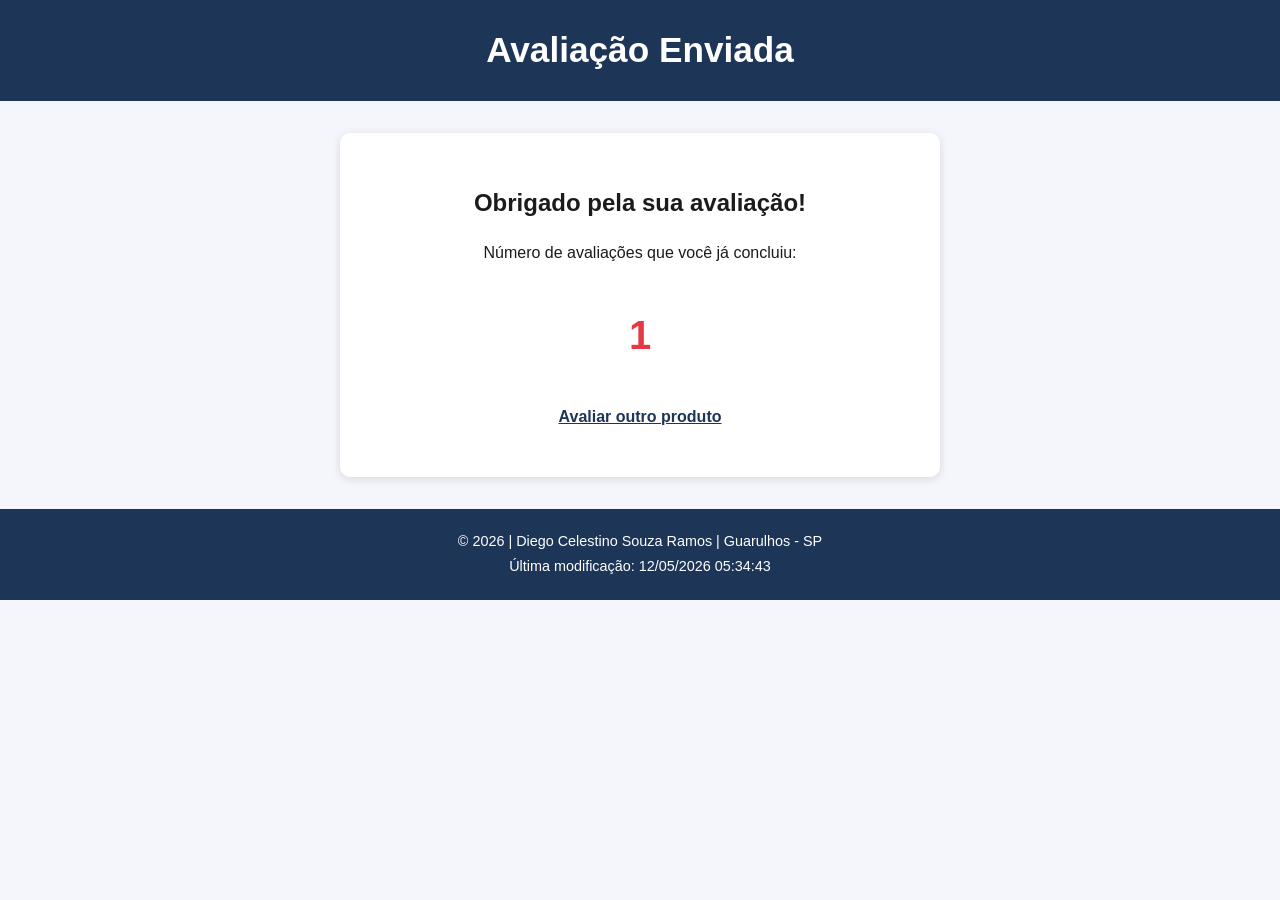
<file: avaliacao.html>
<!DOCTYPE html>
<html lang="pt-BR">
<head>
    <meta charset="UTF-8">
    <meta name="viewport" content="width=device-width, initial-scale=1.0">
    <meta name="description" content="Confirmação de envio da avaliação de produto.">
    <title>Avaliação Enviada</title>
    <link rel="stylesheet" href="estilos/formulario.css">
    <script src="scripts/avaliacao.js" defer></script>
</head>
<body>
    <header>
        <h1>Avaliação Enviada</h1>
    </header>

    <main>
        <section class="confirmacao">
            <h2>Obrigado pela sua avaliação!</h2>
            <p>Número de avaliações que você já concluiu:</p>
            <p class="contador" id="contador">0</p>
            <p><a href="formulario.html">Avaliar outro produto</a></p>
        </section>
    </main>

    <footer>
        <p>&copy; <span id="anoAtual"></span> | Diego Celestino Souza Ramos | Guarulhos - SP</p>
        <p>Última modificação: <span id="ultimaModificacao"></span></p>
    </footer>
</body>
</html>
</file>
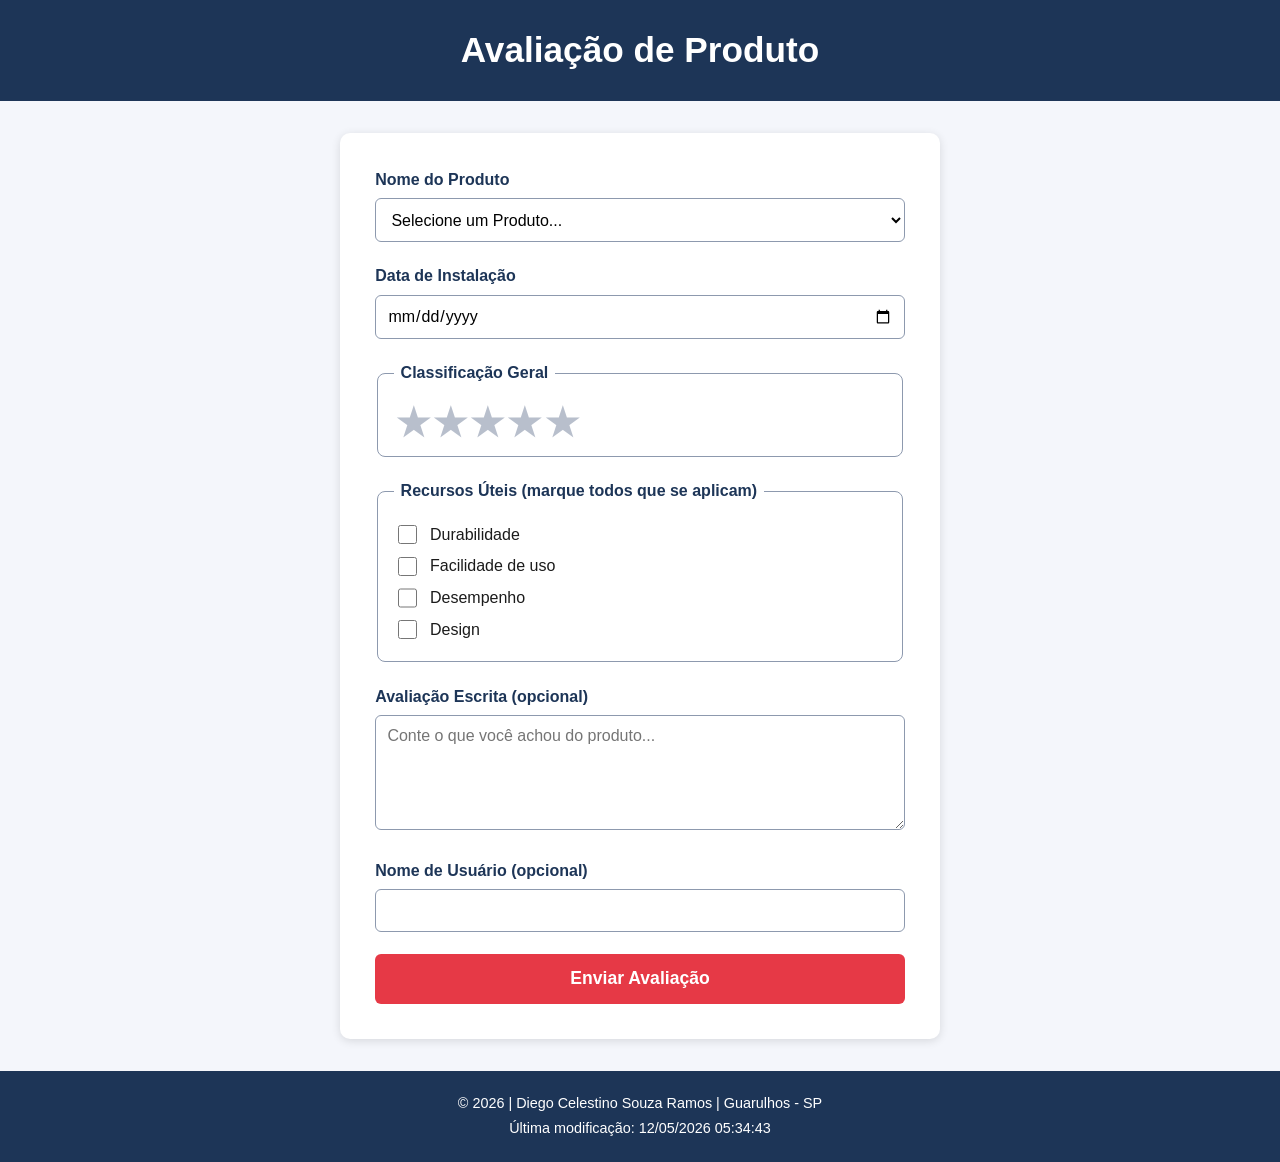
<file: formulario.html>
<!DOCTYPE html>
<html lang="pt-BR">
<head>
    <meta charset="UTF-8">
    <meta name="viewport" content="width=device-width, initial-scale=1.0">
    <meta name="description" content="Formulário de avaliação de produto: conte como foi a sua experiência.">
    <title>Avaliação de Produto</title>
    <link rel="stylesheet" href="estilos/formulario.css">
    <script src="scripts/formulario.js" defer></script>
</head>
<body>
    <header>
        <h1>Avaliação de Produto</h1>
    </header>

    <main>
        <form action="avaliacao.html" method="get">

            <!-- Nome do produto -->
            <div class="campo">
                <label for="produto">Nome do Produto</label>
                <select id="produto" name="produto" required>
                    <option value="" disabled selected>Selecione um Produto...</option>
                </select>
            </div>

            <!-- Data de instalação -->
            <div class="campo">
                <label for="dataInstalacao">Data de Instalação</label>
                <input type="date" id="dataInstalacao" name="dataInstalacao" required>
            </div>

            <!-- Classificação geral -->
            <fieldset class="campo">
                <legend>Classificação Geral</legend>
                <div class="estrelas">
                    <input type="radio" id="estrela5" name="classificacao" value="5" required>
                    <label for="estrela5" title="5 estrelas"><span aria-hidden="true">★</span><span class="sr-only">5 estrelas</span></label>

                    <input type="radio" id="estrela4" name="classificacao" value="4" required>
                    <label for="estrela4" title="4 estrelas"><span aria-hidden="true">★</span><span class="sr-only">4 estrelas</span></label>

                    <input type="radio" id="estrela3" name="classificacao" value="3" required>
                    <label for="estrela3" title="3 estrelas"><span aria-hidden="true">★</span><span class="sr-only">3 estrelas</span></label>

                    <input type="radio" id="estrela2" name="classificacao" value="2" required>
                    <label for="estrela2" title="2 estrelas"><span aria-hidden="true">★</span><span class="sr-only">2 estrelas</span></label>

                    <input type="radio" id="estrela1" name="classificacao" value="1" required>
                    <label for="estrela1" title="1 estrela"><span aria-hidden="true">★</span><span class="sr-only">1 estrela</span></label>
                </div>
            </fieldset>

            <!-- Recursos úteis -->
            <fieldset class="campo">
                <legend>Recursos Úteis (marque todos que se aplicam)</legend>
                <div class="opcao">
                    <input type="checkbox" id="durabilidade" name="recursos" value="durabilidade">
                    <label for="durabilidade">Durabilidade</label>
                </div>
                <div class="opcao">
                    <input type="checkbox" id="facilidade" name="recursos" value="facilidade-de-uso">
                    <label for="facilidade">Facilidade de uso</label>
                </div>
                <div class="opcao">
                    <input type="checkbox" id="desempenho" name="recursos" value="desempenho">
                    <label for="desempenho">Desempenho</label>
                </div>
                <div class="opcao">
                    <input type="checkbox" id="design" name="recursos" value="design">
                    <label for="design">Design</label>
                </div>
            </fieldset>

            <!-- Avaliação escrita -->
            <div class="campo">
                <label for="avaliacaoEscrita">Avaliação Escrita (opcional)</label>
                <textarea id="avaliacaoEscrita" name="avaliacaoEscrita" rows="5" placeholder="Conte o que você achou do produto..."></textarea>
            </div>

            <!-- Nome de usuário -->
            <div class="campo">
                <label for="nomeUsuario">Nome de Usuário (opcional)</label>
                <input type="text" id="nomeUsuario" name="nomeUsuario" autocomplete="nickname">
            </div>

            <input type="submit" value="Enviar Avaliação">
        </form>
    </main>

    <footer>
        <p>&copy; <span id="anoAtual"></span> | Diego Celestino Souza Ramos | Guarulhos - SP</p>
        <p>Última modificação: <span id="ultimaModificacao"></span></p>
    </footer>
</body>
</html>
</file>
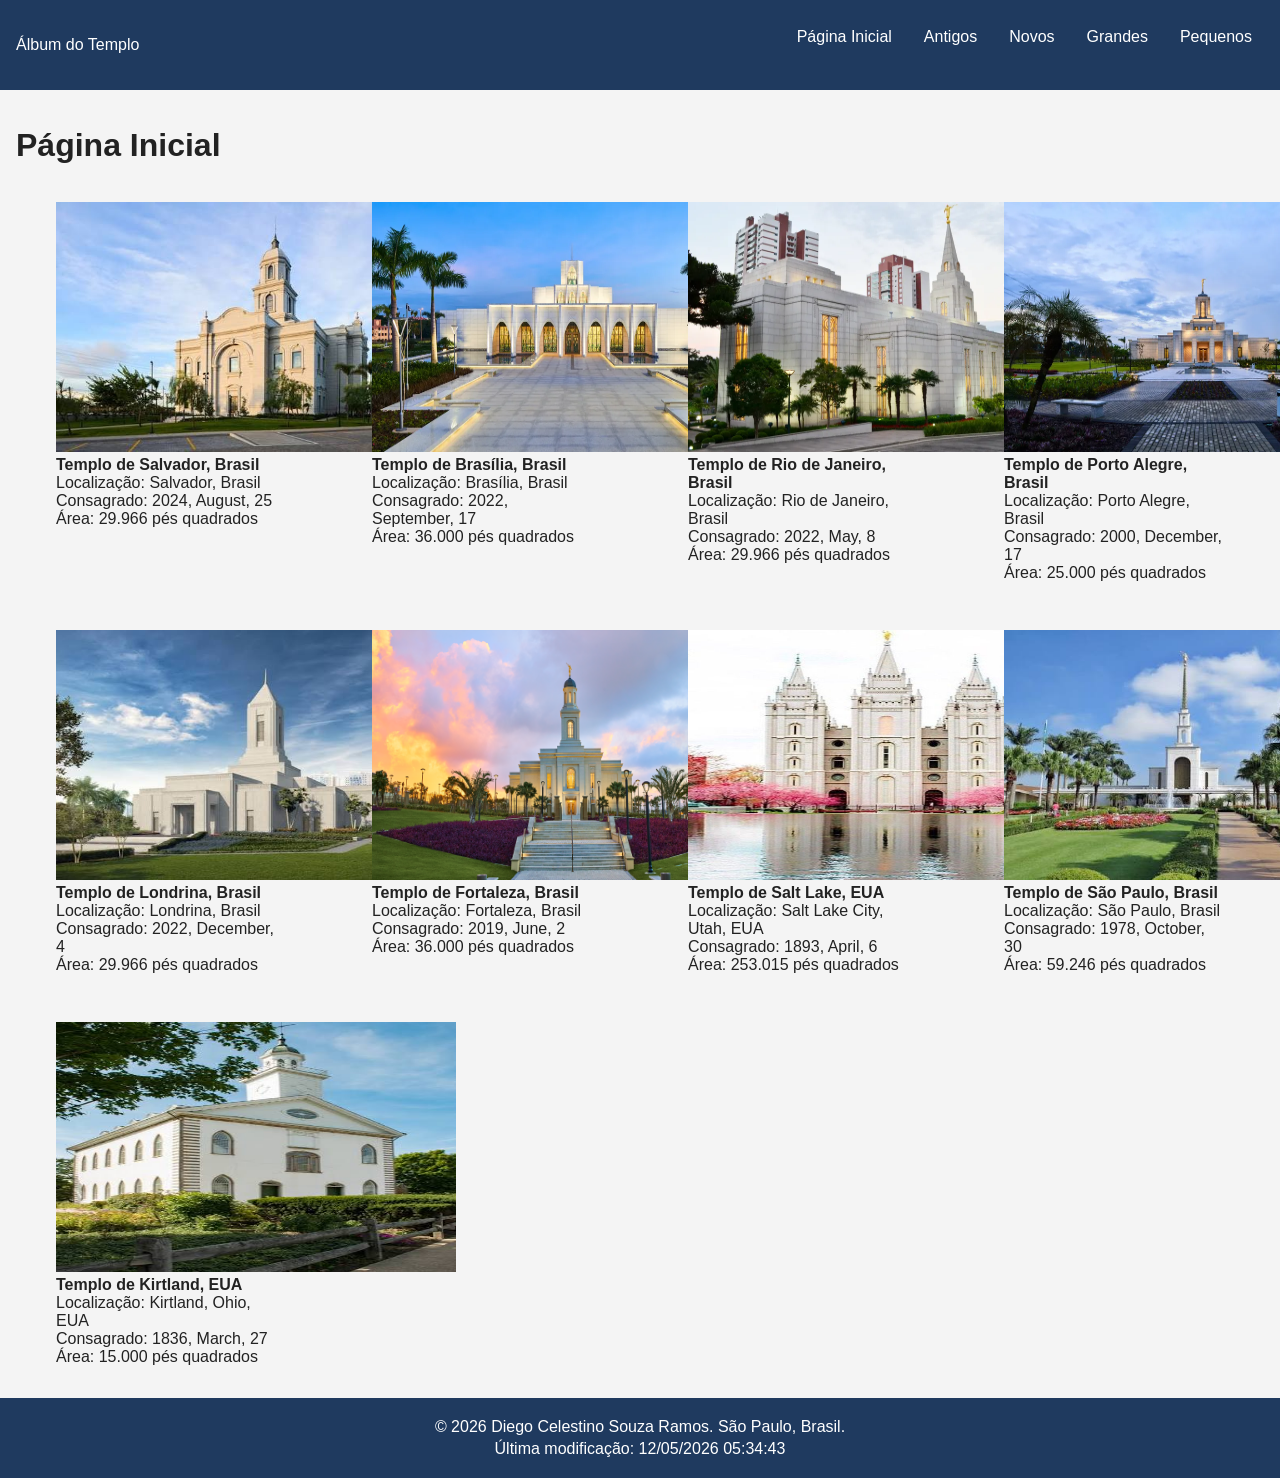
<file: templos-filtrados.html>
<!DOCTYPE html>
<html lang="pt-BR">
<head>
    <meta charset="UTF-8">
    <meta name="viewport" content="width=device-width, initial-scale=1.0">
    <title>Álbum do Templo Filtrado | WDD 131 - Diego Celestino Souza Ramos</title>
    <meta name="description" content="WDD 131 – Fundamentos da Web Dinâmica. Diego Celestino Souza Ramos. Álbum de templos com filtros e carregamento lento de imagens.">
    <meta name="author" content="Diego Celestino Souza Ramos">

    <link rel="preconnect" href="https://fonts.googleapis.com">
    <link rel="preconnect" href="https://fonts.gstatic.com" crossorigin>
    <link href="https://fonts.googleapis.com/css2?family=Open+Sans:wght@400;600&family=Poppins:wght@600&display=swap" rel="stylesheet">

    <link rel="stylesheet" href="estilos/templos-filtrados.css">
    <link rel="stylesheet" href="estilos/templos-grandes-filtrados.css" media="(min-width: 700px)">
    <script src="scripts/dados-templos.js" defer></script>
    <script src="scripts/templos.js" defer></script>
    <script src="scripts/templos-filtrados.js" defer></script>
</head>
<body>
    <header>
        <div class="topo">
            <span class="titulo-site">Álbum do Templo</span>
            <button id="menu" type="button" aria-label="Abrir menu" aria-expanded="false" aria-controls="menu-nav">☰</button>
        </div>
        <nav id="menu-nav">
            <a href="#" data-filtro="inicio">Página Inicial</a>
            <a href="#" data-filtro="antigos">Antigos</a>
            <a href="#" data-filtro="novos">Novos</a>
            <a href="#" data-filtro="grandes">Grandes</a>
            <a href="#" data-filtro="pequenos">Pequenos</a>
        </nav>
    </header>

    <main>
        <h1 id="titulo-secao">Página Inicial</h1>

        <div class="galeria"></div>
    </main>

    <footer>
        <p>&copy; <span id="anoatual"></span> Diego Celestino Souza Ramos. São Paulo, Brasil.</p>
        <p id="ultimaModificacao"></p>
    </footer>
</body>
</html>
</file>
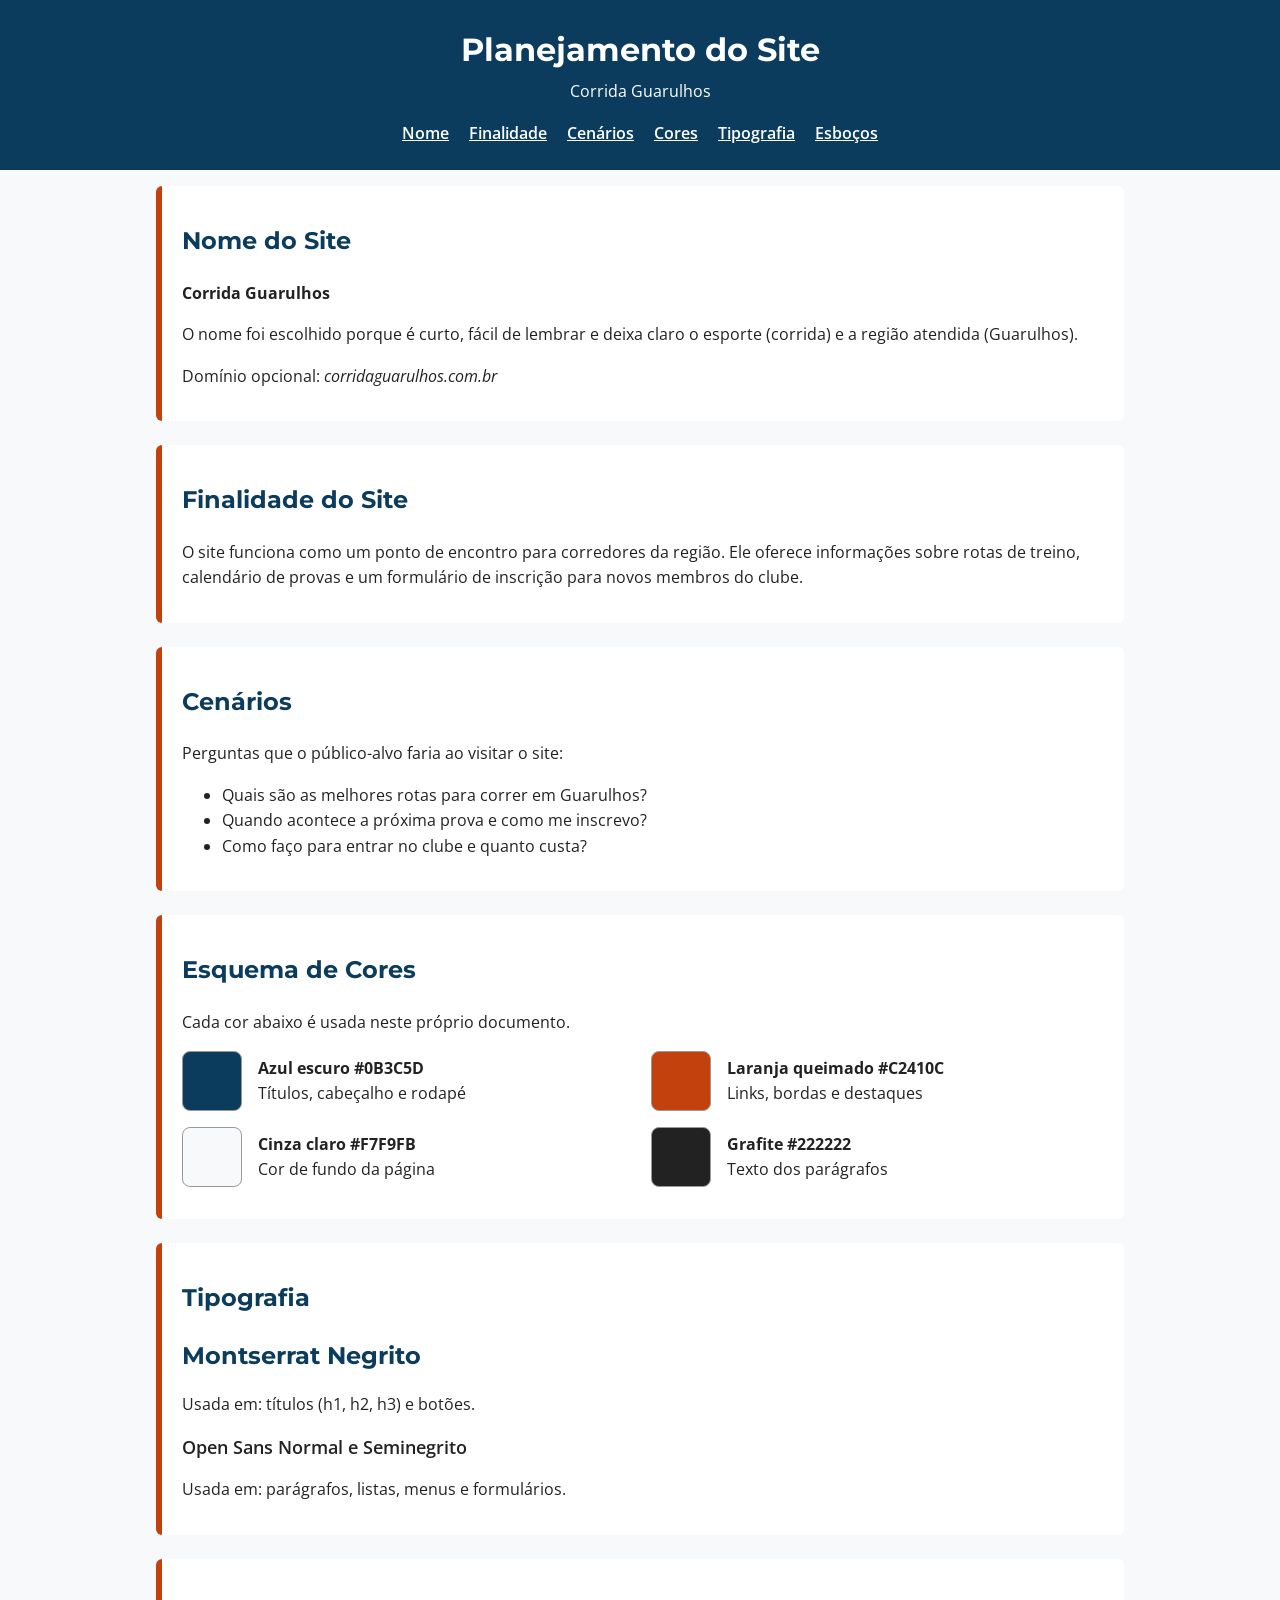
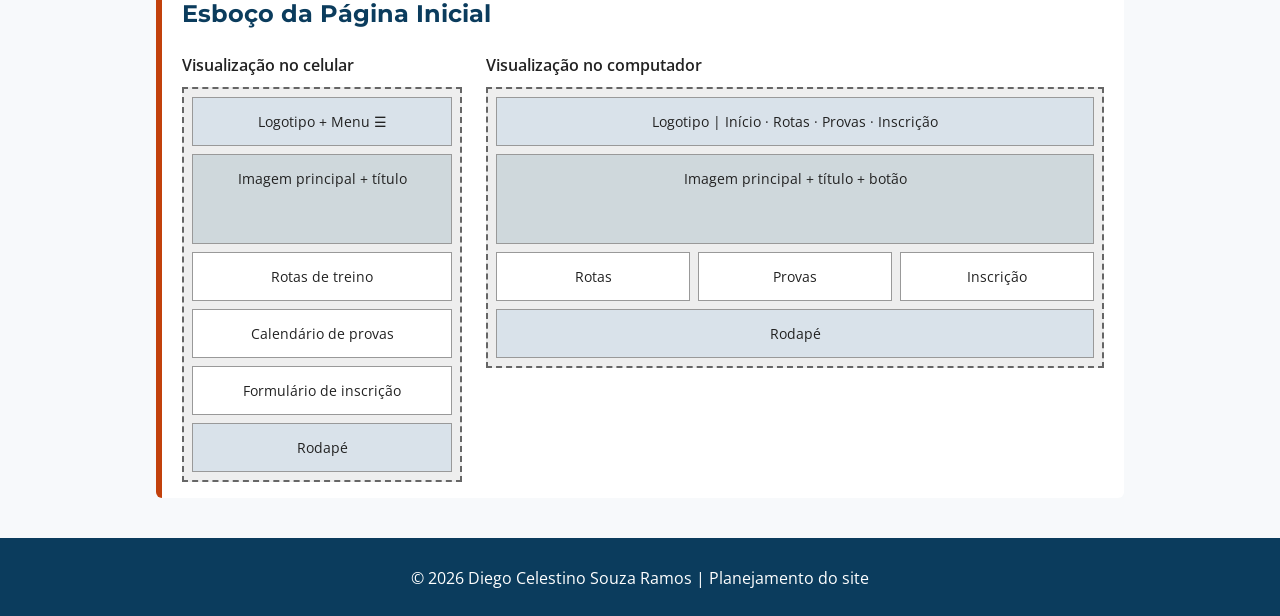
<file: Projeto/planejamentodosite.html>
<!DOCTYPE html>
<html lang="pt-BR">
<head>
  <meta charset="UTF-8">
  <meta name="viewport" content="width=device-width, initial-scale=1.0">
  <meta name="description" content="Planejamento do site Corrida Guarulhos: nome, finalidade, cenários, esquema de cores, tipografia e esboços de tela para celular e computador.">
  <title>Planejamento do Site | Corrida Guarulhos</title>

  <link rel="preconnect" href="https://fonts.googleapis.com">
  <link rel="preconnect" href="https://fonts.gstatic.com" crossorigin>
  <link href="https://fonts.googleapis.com/css2?family=Montserrat:wght@700&family=Open+Sans:wght@400;600&display=swap" rel="stylesheet">
  <link rel="stylesheet" href="estilos/planejamento.css">
</head>
<body>

  <a class="pular-conteudo" href="#conteudo">Pular para o conteúdo</a>

  <header>
    <h1>Planejamento do Site</h1>
    <p>Corrida Guarulhos</p>
    <nav aria-label="Seções do planejamento">
      <ul>
        <li><a href="#nome">Nome</a></li>
        <li><a href="#finalidade">Finalidade</a></li>
        <li><a href="#cenarios">Cenários</a></li>
        <li><a href="#cores">Cores</a></li>
        <li><a href="#tipografia">Tipografia</a></li>
        <li><a href="#esboco">Esboços</a></li>
      </ul>
    </nav>
  </header>

  <main id="conteudo">

    <section id="nome">
      <h2>Nome do Site</h2>
      <p><strong>Corrida Guarulhos</strong></p>
      <p>O nome foi escolhido porque é curto, fácil de lembrar e deixa claro o esporte (corrida) e a região atendida (Guarulhos).</p>
      <p>Domínio opcional: <em>corridaguarulhos.com.br</em></p>
    </section>

    <section id="finalidade">
      <h2>Finalidade do Site</h2>
      <p>O site funciona como um ponto de encontro para corredores da região. Ele oferece informações sobre rotas de treino, calendário de provas e um formulário de inscrição para novos membros do clube.</p>
    </section>

    <section id="cenarios">
      <h2>Cenários</h2>
      <p>Perguntas que o público-alvo faria ao visitar o site:</p>
      <ul>
        <li>Quais são as melhores rotas para correr em Guarulhos?</li>
        <li>Quando acontece a próxima prova e como me inscrevo?</li>
        <li>Como faço para entrar no clube e quanto custa?</li>
      </ul>
    </section>

    <section id="cores">
      <h2>Esquema de Cores</h2>
      <p>Cada cor abaixo é usada neste próprio documento.</p>
      <ul class="paleta">
        <li class="cor" style="--cor-amostra:#0B3C5D;">
          <span class="amostra" aria-hidden="true"></span>
          <div><strong>Azul escuro #0B3C5D</strong><br>Títulos, cabeçalho e rodapé</div>
        </li>
        <li class="cor" style="--cor-amostra:#C2410C;">
          <span class="amostra" aria-hidden="true"></span>
          <div><strong>Laranja queimado #C2410C</strong><br>Links, bordas e destaques</div>
        </li>
        <li class="cor" style="--cor-amostra:#F7F9FB;">
          <span class="amostra" aria-hidden="true"></span>
          <div><strong>Cinza claro #F7F9FB</strong><br>Cor de fundo da página</div>
        </li>
        <li class="cor" style="--cor-amostra:#222222;">
          <span class="amostra" aria-hidden="true"></span>
          <div><strong>Grafite #222222</strong><br>Texto dos parágrafos</div>
        </li>
      </ul>
    </section>

    <section id="tipografia">
      <h2>Tipografia</h2>
      <div class="fonte-exemplo">
        <p class="exemplo-titulo">Montserrat Negrito</p>
        <p>Usada em: títulos (h1, h2, h3) e botões.</p>
      </div>
      <div class="fonte-exemplo">
        <p class="exemplo-corpo">Open Sans Normal e Seminegrito</p>
        <p>Usada em: parágrafos, listas, menus e formulários.</p>
      </div>
    </section>

    <section id="esboco">
      <h2>Esboço da Página Inicial</h2>

      <div class="esbocos">
        <figure>
          <figcaption>Visualização no celular</figcaption>
          <div class="esboco esboco-celular">
            <div class="bloco bloco-cinza">Logotipo + Menu ☰</div>
            <div class="bloco destaque">Imagem principal + título</div>
            <div class="bloco">Rotas de treino</div>
            <div class="bloco">Calendário de provas</div>
            <div class="bloco">Formulário de inscrição</div>
            <div class="bloco bloco-cinza">Rodapé</div>
          </div>
        </figure>

        <figure>
          <figcaption>Visualização no computador</figcaption>
          <div class="esboco esboco-computador">
            <div class="bloco bloco-cinza">Logotipo | Início · Rotas · Provas · Inscrição</div>
            <div class="bloco destaque">Imagem principal + título + botão</div>
            <div class="linha-blocos">
              <div class="bloco">Rotas</div>
              <div class="bloco">Provas</div>
              <div class="bloco">Inscrição</div>
            </div>
            <div class="bloco bloco-cinza">Rodapé</div>
          </div>
        </figure>
      </div>
    </section>

  </main>

  <footer>
    <p>&copy; 2026 Diego Celestino Souza Ramos | Planejamento do site</p>
  </footer>

</body>
</html>
</file>
<file: estilos/formulario.css>
:root {
    --cor-fundo: #f4f6fb;
    --cor-principal: #1d3557;
    --cor-destaque: #e63946;
    --cor-texto: #1b1b1b;
    --cor-borda: #8d99ae;
    --cor-estrela: #f4b400;
    --cor-estrela-vazia: #b8bfcc;
}

* {
    box-sizing: border-box;
}

body {
    margin: 0;
    font-family: "Segoe UI", Roboto, Arial, sans-serif;
    background-color: var(--cor-fundo);
    color: var(--cor-texto);
    line-height: 1.5;
}

header {
    background-color: var(--cor-principal);
    color: #fff;
    text-align: center;
    padding: 1.5rem 1rem;
}

header h1 {
    margin: 0;
    font-size: 1.6rem;
}

main {
    padding: 1rem;
}

form {
    max-width: 600px;
    margin: 1rem auto;
    padding: 1.5rem;
    background: #fff;
    border-radius: 10px;
    box-shadow: 0 2px 10px rgba(0, 0, 0, 0.12);
}

.campo {
    margin-bottom: 1.4rem;
}

label,
legend {
    display: block;
    font-weight: 600;
    margin-bottom: 0.4rem;
    color: var(--cor-principal);
}

fieldset {
    border: 1px solid var(--cor-borda);
    border-radius: 8px;
    padding: 0.8rem 1rem;
}

legend {
    padding: 0 0.4rem;
}

select,
input[type="date"],
input[type="text"],
textarea {
    width: 100%;
    padding: 0.7rem;
    font-size: 1rem;
    font-family: inherit;
    border: 1px solid var(--cor-borda);
    border-radius: 6px;
    background: #fff;
}

select:focus,
input:focus-visible,
textarea:focus {
    outline: 3px solid #457b9d;
    outline-offset: 1px;
}

textarea {
    resize: vertical;
}

/* Checkboxes */
.opcao {
    display: flex;
    align-items: center;
    gap: 0.6rem;
    margin-bottom: 0.4rem;
}

.opcao label {
    margin: 0;
    font-weight: 400;
    color: var(--cor-texto);
}

.opcao input {
    width: 1.2rem;
    height: 1.2rem;
}

/* Estrelas */
.estrelas {
    display: flex;
    flex-direction: row-reverse; /* 5 primeiro no HTML, mas 1 aparece primeiro */
    justify-content: flex-end;
}

.estrelas input {
    position: absolute;
    opacity: 0;
    width: 1px;
    height: 1px;
}

.estrelas label {
    margin: 0;
    font-size: 2.4rem;
    line-height: 1;
    padding: 0 0.1rem;
    cursor: pointer;
    color: var(--cor-estrela-vazia);
    transition: color 0.15s;
}

.estrelas input:checked ~ label,
.estrelas label:hover,
.estrelas label:hover ~ label {
    color: var(--cor-estrela);
}

.estrelas input:focus-visible + label {
    outline: 3px solid #457b9d;
    border-radius: 4px;
}

/* Texto só para leitores de tela */
.sr-only {
    position: absolute;
    width: 1px;
    height: 1px;
    overflow: hidden;
    clip: rect(0 0 0 0);
    white-space: nowrap;
}

/* Botão */
input[type="submit"] {
    width: 100%;
    padding: 0.9rem;
    font-size: 1.1rem;
    font-weight: 700;
    color: #fff;
    background-color: var(--cor-destaque);
    border: none;
    border-radius: 6px;
    cursor: pointer;
}

input[type="submit"]:hover {
    background-color: #c1121f;
}

input[type="submit"]:focus-visible {
    outline: 3px solid #457b9d;
    outline-offset: 2px;
}

/* Confirmação */
.confirmacao {
    max-width: 600px;
    margin: 1rem auto;
    padding: 2rem 1.5rem;
    text-align: center;
    background: #fff;
    border-radius: 10px;
    box-shadow: 0 2px 10px rgba(0, 0, 0, 0.12);
}

.confirmacao .contador {
    font-size: 2.5rem;
    font-weight: 700;
    color: var(--cor-destaque);
}

.confirmacao a {
    color: var(--cor-principal);
    font-weight: 600;
}

/* Rodapé */
footer {
    text-align: center;
    padding: 1.2rem 1rem;
    background-color: var(--cor-principal);
    color: #fff;
    font-size: 0.9rem;
}

footer p {
    margin: 0.2rem 0;
}

/* Desktop */
@media (min-width: 768px) {
    header h1 {
        font-size: 2.2rem;
    }

    form {
        padding: 2.2rem;
    }
}
</file>
<file: estilos/templos-filtrados.css>
* {
  box-sizing: border-box;
}

body {
  margin: 0;
  font-family: Arial, Helvetica, sans-serif;
  background: #f4f4f4;
  color: #222;
}

header {
  background: #1f3a5f;
  color: #fff;
  padding: 1rem;
  display: flex;
  justify-content: space-between;
  align-items: center;
  flex-wrap: wrap;
}

header h1 {
  margin: 0;
  font-size: 1.5rem;
}

#menu {
  background: none;
  border: 1px solid #fff;
  color: #fff;
  font-size: 1.5rem;
  padding: 0.25rem 0.75rem;
  cursor: pointer;
}

nav {
  width: 100%;
}

nav ul {
  list-style: none;
  margin: 0;
  padding: 0;
  display: none;
  flex-direction: column;
}

nav ul.aberto {
  display: flex;
}

nav a {
  display: block;
  padding: 0.75rem;
  color: #fff;
  text-decoration: none;
}

nav a:hover,
nav a:focus,
nav a.ativo {
  background: #3d6399;
}

main {
  padding: 1rem;
}

main h2 {
  margin-top: 0;
}

.galeria {
  display: grid;
  grid-template-columns: 1fr;
  gap: 1rem;
}

.cartao-templo {
  margin: 0;
  background: #fff;
  border-radius: 8px;
  overflow: hidden;
  box-shadow: 0 2px 6px rgba(0, 0, 0, 0.2);
}

.cartao-templo figcaption {
  padding: 1rem;
}

.cartao-templo h3 {
  margin: 0 0 0.5rem;
}

.cartao-templo p {
  margin: 0.25rem 0;
}

.rotulo {
  font-weight: bold;
}

.cartao-templo img {
  display: block;
  width: 100%;
  height: auto;
  background: #ddd;
}

.vazio {
  grid-column: 1 / -1;
  padding: 1rem;
  background: #fff;
  border-radius: 8px;
}

footer {
  background: #1f3a5f;
  color: #fff;
  text-align: center;
  padding: 1rem;
}

footer p {
  margin: 0.25rem 0;
}

/* Tablet */
@media (min-width: 640px) {
  .galeria {
    grid-template-columns: repeat(2, 1fr);
  }
}

/* Desktop: menu horizontal e sem botão hambúrguer */
@media (min-width: 900px) {
  #menu {
    display: none;
  }

  nav {
    width: auto;
  }

  nav ul {
    display: flex;
    flex-direction: row;
  }

  .galeria {
    grid-template-columns: repeat(3, 1fr);
  }
}
</file>
<file: estilos/templos-grandes-filtrados.css>
#menu {
    display: none;
}

.topo {
    justify-content: center;
}

nav {
    display: flex;
    flex-direction: row;
    justify-content: center;
    gap: 0.5rem;
    padding-bottom: 1rem;
}

nav a {
    border-top: none;
    border-radius: 4px;
}

.galeria {
    grid-template-columns: repeat(auto-fit, minmax(260px, 1fr));
}
</file>
<file: Projeto/estilos/planejamento.css>
:root {
  --azul: #0B3C5D;
  --laranja: #C2410C;
  --fundo: #F7F9FB;
  --texto: #222222;
}

* { box-sizing: border-box; }

body {
  margin: 0;
  font-family: "Open Sans", Arial, sans-serif;
  background-color: var(--fundo);
  color: var(--texto);
  line-height: 1.6;
}

h1, h2, h3 {
  font-family: "Montserrat", Arial, sans-serif;
  color: var(--azul);
}

a { color: var(--laranja); }

/* Link de acessibilidade (aparece só ao navegar pelo teclado) */
.pular-conteudo {
  position: absolute;
  left: -999px;
  background: #fff;
  padding: 0.5rem 1rem;
}
.pular-conteudo:focus { left: 0; top: 0; z-index: 10; }

/* Cabeçalho e rodapé */
header, footer {
  background-color: var(--azul);
  color: #fff;
  text-align: center;
  padding: 1.5rem 1rem;
}

header h1 { color: #fff; margin: 0; }
header p, footer p { margin: 0.25rem 0 0; }

header nav ul {
  list-style: none;
  margin: 1rem 0 0;
  padding: 0;
  display: flex;
  flex-wrap: wrap;
  justify-content: center;
  gap: 0.75rem 1.25rem;
}
header nav a { color: #fff; font-weight: 600; }

/* Conteúdo principal */
main {
  max-width: 1000px;
  margin: 0 auto;
  padding: 1rem;
}

section {
  background: #fff;
  border-left: 6px solid var(--laranja);
  border-radius: 6px;
  padding: 1rem 1.25rem;
  margin-bottom: 1.5rem;
}

/* Paleta de cores */
.paleta { list-style: none; padding: 0; display: grid; gap: 1rem; }
.cor { display: flex; align-items: center; gap: 1rem; }
.amostra {
  flex-shrink: 0;
  width: 60px;
  height: 60px;
  border-radius: 8px;
  background: var(--cor-amostra);
  border: 1px solid #999;
}

/* Tipografia */
.exemplo-titulo {
  font-family: "Montserrat", sans-serif;
  font-weight: 700;
  font-size: 1.5rem;
  color: var(--azul);
  margin: 0;
}
.exemplo-corpo {
  font-family: "Open Sans", sans-serif;
  font-weight: 600;
  font-size: 1.1rem;
  margin: 0;
}

/* Esboços de tela */
.esbocos { display: grid; gap: 1.5rem; }
figure { margin: 0; }
figcaption { font-weight: 600; margin-bottom: 0.5rem; }

.esboco {
  border: 2px dashed #666;
  padding: 0.5rem;
  background: #eee;
  display: grid;
  gap: 0.5rem;
}
.bloco {
  background: #fff;
  border: 1px solid #999;
  padding: 0.75rem;
  text-align: center;
  font-size: 0.9rem;
}
.bloco-cinza { background: #d9e2ea; }
.destaque { min-height: 90px; background: #cfd8dc; }
.esboco-celular { max-width: 280px; }
.linha-blocos {
  display: grid;
  grid-template-columns: repeat(3, 1fr);
  gap: 0.5rem;
}

/* Telas grandes: esboços lado a lado e paleta em 2 colunas */
@media (min-width: 800px) {
  .esbocos { grid-template-columns: 280px 1fr; align-items: start; }
  .paleta { grid-template-columns: repeat(2, 1fr); }
}
</file>
